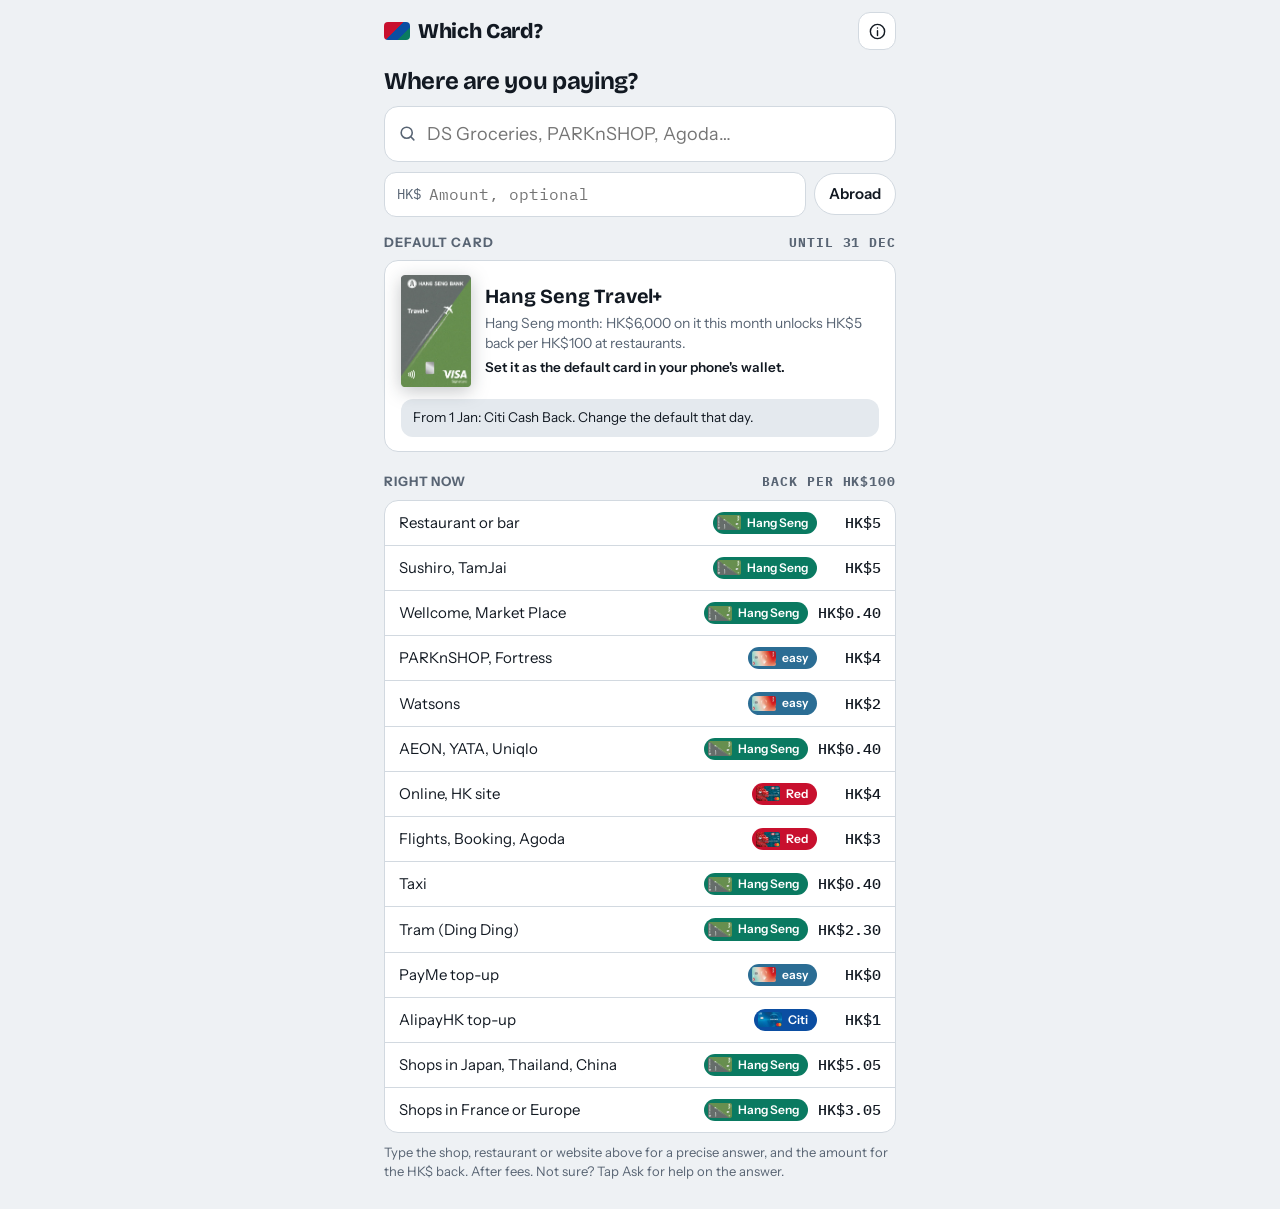
<file: index.html>
<!doctype html>
<html lang="en">
<head>
<meta charset="utf-8">
<meta name="viewport" content="width=device-width, initial-scale=1, viewport-fit=cover">
<meta name="robots" content="noindex, nofollow">
<meta name="apple-mobile-web-app-capable" content="yes">
<meta name="mobile-web-app-capable" content="yes">
<meta name="apple-mobile-web-app-title" content="Which Card">
<meta name="apple-mobile-web-app-status-bar-style" content="default">
<meta name="theme-color" content="#eef1f4" media="(prefers-color-scheme: light)">
<meta name="theme-color" content="#0c1015" media="(prefers-color-scheme: dark)">
<link rel="manifest" href="manifest.webmanifest">
<link rel="apple-touch-icon" href="icon-180.png">
<link rel="icon" href="icon-192.png">
<style>:root{color-scheme:light;padding-top:env(safe-area-inset-top,0px);padding-bottom:env(safe-area-inset-bottom,0px)}body{margin:0;font:14px system-ui,sans-serif}img{max-width:100%}[hidden]{display:none!important}</style>
<title>Which Card?</title>
<link rel="preconnect" href="https://fonts.googleapis.com">
<link rel="preconnect" href="https://fonts.gstatic.com" crossorigin>
<link rel="stylesheet" href="https://fonts.googleapis.com/css2?family=Bricolage+Grotesque:opsz,wght@12..96,700;12..96,800&family=IBM+Plex+Mono:wght@400;500&family=Instrument+Sans:wght@400;500;600;700&display=swap">
<link rel="stylesheet" href="app.css">
</head>
<body>
<div class="app">
  <header class="top">
    <div class="brand"><span class="brand-mark" aria-hidden="true"></span>Which Card?</div>
    <div class="seg" role="group" aria-label="Who is paying">
      <button type="button" data-who="a" aria-pressed="true"></button>
      <button type="button" data-who="b" aria-pressed="false"></button>
    </div>
    <button type="button" class="icon-btn" data-act="settings" aria-label="Cards and settings">
      <svg viewBox="0 0 24 24" fill="none" stroke="currentColor" stroke-width="1.8" stroke-linecap="round" stroke-linejoin="round" aria-hidden="true"><circle cx="12" cy="12" r="3"/><path d="M19.4 15a1.7 1.7 0 0 0 .3 1.8l.1.1a2 2 0 1 1-2.8 2.8l-.1-.1a1.7 1.7 0 0 0-1.8-.3 1.7 1.7 0 0 0-1 1.5V21a2 2 0 1 1-4 0v-.1a1.7 1.7 0 0 0-1.1-1.5 1.7 1.7 0 0 0-1.8.3l-.1.1a2 2 0 1 1-2.8-2.8l.1-.1a1.7 1.7 0 0 0 .3-1.8 1.7 1.7 0 0 0-1.5-1H3a2 2 0 1 1 0-4h.1a1.7 1.7 0 0 0 1.5-1.1 1.7 1.7 0 0 0-.3-1.8l-.1-.1a2 2 0 1 1 2.8-2.8l.1.1a1.7 1.7 0 0 0 1.8.3H9a1.7 1.7 0 0 0 1-1.5V3a2 2 0 1 1 4 0v.1a1.7 1.7 0 0 0 1 1.5 1.7 1.7 0 0 0 1.8-.3l.1-.1a2 2 0 1 1 2.8 2.8l-.1.1a1.7 1.7 0 0 0-.3 1.8V9a1.7 1.7 0 0 0 1.5 1H21a2 2 0 1 1 0 4h-.1a1.7 1.7 0 0 0-1.5 1z"/></svg>
    </button>
  </header>
  <div id="banner"></div>
  <main>
    <section id="tab-ask" class="tab" aria-label="Which card">
      <form id="askForm" class="ask" autocomplete="off">
        <label for="q" class="ask-label">Where are you paying?</label>
        <div class="field">
          <svg viewBox="0 0 24 24" fill="none" stroke="currentColor" stroke-width="2" stroke-linecap="round" aria-hidden="true"><circle cx="11" cy="11" r="7"/><path d="m20 20-3.5-3.5"/></svg>
          <input id="q" type="search" placeholder="DS Groceries, PARKnSHOP, Agoda…" enterkeyhint="search" autocapitalize="off" autocorrect="off" spellcheck="false">
          <button type="button" class="clear" id="qClear" aria-label="Clear the search" hidden>×</button>
        </div>
        <div class="ask-row">
          <label class="amt" for="amt"><span>HK$</span><input id="amt" inputmode="decimal" enterkeyhint="done" placeholder="Amount, optional"></label>
          <button type="button" class="toggle" id="abroadBtn" aria-pressed="false">Abroad</button>
          <select id="country" aria-label="Country" hidden></select>
        </div>
      </form>
      <div id="askBody" class="tab-body"></div>
    </section>
    <section id="tab-status" class="tab" aria-label="Status" hidden></section>
    <section id="tab-spend" class="tab" aria-label="Spending" hidden></section>
  </main>
</div>
<button type="button" class="add-btn" id="addBtn" data-act="add" hidden>Add expense</button>
<nav class="tabbar" aria-label="Sections">
  <div class="tabbar-in">
    <button type="button" data-tab="ask" aria-current="page">
      <svg viewBox="0 0 24 24" fill="none" stroke="currentColor" stroke-width="1.8" stroke-linejoin="round" aria-hidden="true"><rect x="2.5" y="5" width="19" height="14" rx="2.5"/><path d="M2.5 10h19M6 15h4"/></svg>
      <span>Which card</span>
    </button>
    <button type="button" data-tab="status">
      <svg viewBox="0 0 24 24" fill="none" stroke="currentColor" stroke-width="1.8" stroke-linecap="round" aria-hidden="true"><path d="M4 19h16M7 15V9M12 15V5M17 15v-3"/></svg>
      <span>Status</span><span class="badge" id="badge" hidden></span>
    </button>
    <button type="button" data-tab="spend">
      <svg viewBox="0 0 24 24" fill="none" stroke="currentColor" stroke-width="1.8" stroke-linejoin="round" aria-hidden="true"><path d="M6 3h12v18l-3-2-3 2-3-2-3 2z"/><path d="M9 8h6M9 12h6" stroke-linecap="round"/></svg>
      <span>Spending</span>
    </button>
  </div>
</nav>
<div id="sheet" class="sheet" hidden>
  <button type="button" class="sheet-backdrop" data-act="close-sheet" aria-label="Close" tabindex="-1"></button>
  <div class="sheet-panel" role="dialog" aria-modal="true" aria-labelledby="sheetTitle">
    <div class="sheet-head"><h2 id="sheetTitle">&nbsp;</h2><button type="button" class="icon-btn" data-act="close-sheet" aria-label="Close">×</button></div>
    <div id="sheetBody"></div>
  </div>
</div>
<div id="toast" class="toast" role="status" aria-live="polite" hidden></div>
<script src="config.js"></script>
<script src="engine.js"></script>
<script src="app.js"></script>
<script>if ("serviceWorker" in navigator) window.addEventListener("load", function () { navigator.serviceWorker.register("sw.js").catch(function () {}); });</script>
</body>
</html>
</file>
<file: app.css>
:root {
  /* Layout: one phone-width column (max 34rem); sticky header with the who-is-paying switch; three tabs in a bottom bar.
     The answer is drawn as the physical card to pull out of the wallet. */
  --bg: #eef1f4;
  --surface: #ffffff;
  --sunken: #e4e9ee;
  --ink: #121922;
  --muted: #586473;
  --line: #d2d9e0;
  --accent: #4a3ed4;
  --accent-ink: #ffffff;
  --good: #1c7a3a;
  --warn: #9a5a00;
  --bad: #b3262e;
  --good-bg: #e2f2e6;
  --warn-bg: #fbeedb;
  --bad-bg: #f9e2e3;
  --scrim: rgba(12, 16, 22, 0.45);
  --shadow: 0 1px 2px rgba(17, 24, 33, 0.06), 0 10px 28px rgba(17, 24, 33, 0.10);
  /* Card tones are the physical cards, so they stay the same in both themes. */
  --c-red: #c8102e;
  --c-easy: #2b6d94;
  --c-citi: #0b4ea2;
  --c-hs: #0a7a61;
  --c-debit: #3a4859;
  --c-cash: #786839;
  --on-card: #ffffff;
  --chip-a: #ecdca0;
  --chip-b: #b4964a;
  --f-display: "Bricolage Grotesque", "Avenir Next", "Segoe UI", sans-serif;
  --f-body: "Instrument Sans", "Helvetica Neue", "Segoe UI", system-ui, sans-serif;
  --f-data: "IBM Plex Mono", ui-monospace, "SF Mono", Menlo, Consolas, monospace;
  --r: 14px;
}
@media (prefers-color-scheme: dark) {
  :root:not([data-theme="light"]) {
    --bg: #0c1015; --surface: #151b22; --sunken: #1d252e; --ink: #e7edf3; --muted: #9aa6b3; --line: #2a3440;
    --accent: #aaa1ff; --accent-ink: #151022; --good: #63c982; --warn: #e9ab47; --bad: #f27b7b;
    --good-bg: #15291c; --warn-bg: #2e2412; --bad-bg: #321819; --scrim: rgba(0, 0, 0, 0.62);
    --shadow: 0 1px 2px rgba(0, 0, 0, 0.45), 0 10px 28px rgba(0, 0, 0, 0.4);
    color-scheme: dark;
  }
}
:root[data-theme="dark"] {
  --bg: #0c1015; --surface: #151b22; --sunken: #1d252e; --ink: #e7edf3; --muted: #9aa6b3; --line: #2a3440;
  --accent: #aaa1ff; --accent-ink: #151022; --good: #63c982; --warn: #e9ab47; --bad: #f27b7b;
  --good-bg: #15291c; --warn-bg: #2e2412; --bad-bg: #321819; --scrim: rgba(0, 0, 0, 0.62);
  --shadow: 0 1px 2px rgba(0, 0, 0, 0.45), 0 10px 28px rgba(0, 0, 0, 0.4);
  color-scheme: dark;
}

* { box-sizing: border-box; }
[hidden] { display: none !important; }
html, body { background: var(--bg); }
body { color: var(--ink); font: 15px/1.45 var(--f-body); -webkit-font-smoothing: antialiased; }
button, input, select, textarea { font: inherit; color: inherit; }
button { cursor: pointer; }
:focus-visible { outline: 2px solid var(--accent); outline-offset: 2px; }
.mono { font-family: var(--f-data); font-variant-numeric: tabular-nums; }
.muted { color: var(--muted); }
.sr { position: absolute; width: 1px; height: 1px; overflow: hidden; clip: rect(0 0 0 0); white-space: nowrap; }

.app { max-width: 34rem; margin: 0 auto; padding-inline: 16px; padding-block: 0 calc(92px + env(safe-area-inset-bottom, 0px)); }

/* header */
.top { position: sticky; top: env(safe-area-inset-top, 0px); z-index: 5; display: flex; align-items: center; gap: 10px; padding-block: 12px; background: var(--bg); }
.brand { display: flex; align-items: center; gap: 8px; margin-right: auto; min-width: 0; overflow: hidden; text-overflow: ellipsis; font: 800 21px/1 var(--f-display); letter-spacing: -0.015em; white-space: nowrap; }
.seg, .top .icon-btn, .who-slot { flex-shrink: 0; }
.who-slot:empty { display: none; }
.who-chip { flex-shrink: 0; padding: 6px 14px; border-radius: 999px; background: var(--sunken); font-weight: 600; }
.solo .app { padding-block-end: calc(28px + env(safe-area-inset-bottom, 0px)); }
.copyable { user-select: all; -webkit-user-select: all; overflow-wrap: anywhere; margin: 0; }
@media (max-width: 374px) { .brand { font-size: 17px; gap: 6px; } .seg button { padding: 6px 10px; } }
.brand-mark { width: 26px; height: 18px; border-radius: 4px; background: linear-gradient(135deg, var(--c-red) 0 45%, var(--c-citi) 45% 72%, var(--c-hs) 72%); }
.seg { display: flex; padding: 3px; border-radius: 999px; background: var(--sunken); }
.seg button { border: 0; background: transparent; padding: 6px 14px; border-radius: 999px; font-weight: 600; color: var(--muted); }
.seg button[aria-pressed="true"] { background: var(--surface); color: var(--ink); box-shadow: 0 1px 3px rgba(0, 0, 0, 0.12); }
.icon-btn { display: grid; place-items: center; width: 38px; height: 38px; border: 1px solid var(--line); border-radius: 12px; background: var(--surface); color: var(--ink); }
.icon-btn svg { width: 19px; height: 19px; }

/* banners and callouts */
.banner { margin-block: 4px 12px; padding: 10px 12px; border-radius: 12px; background: var(--sunken); color: var(--muted); font-size: 13.5px; }
.callout { padding: 10px 12px; border-radius: 12px; font-size: 14px; }
.callout.bad { background: var(--bad-bg); color: var(--bad); }
.callout.warn { background: var(--warn-bg); color: var(--warn); }
.callout.good { background: var(--good-bg); color: var(--good); }

/* tabs */
.tab { display: grid; gap: 18px; padding-top: 6px; }
.tabbar { position: fixed; left: 0; right: 0; bottom: 0; z-index: 6; background: var(--surface); border-top: 1px solid var(--line); padding-bottom: env(safe-area-inset-bottom, 0px); }
.tabbar-in { max-width: 34rem; margin: 0 auto; display: grid; grid-template-columns: repeat(3, 1fr); }
.tabbar button { position: relative; display: grid; justify-items: center; gap: 3px; padding: 9px 4px 10px; border: 0; background: transparent; color: var(--muted); font-size: 12px; font-weight: 600; }
.tabbar button svg { width: 22px; height: 22px; }
.tabbar button[aria-current="page"] { color: var(--accent); }
.badge { position: absolute; top: 5px; left: calc(50% + 6px); min-width: 18px; height: 18px; padding: 0 5px; border-radius: 999px; background: var(--bad); color: var(--on-card); font: 700 11px/18px var(--f-body); text-align: center; }

/* ask */
.ask { display: grid; gap: 10px; }
.ask-label { font: 700 24px/1.15 var(--f-display); letter-spacing: -0.015em; text-wrap: balance; }
.field { position: relative; display: flex; align-items: center; }
.field svg { position: absolute; left: 14px; width: 19px; height: 19px; color: var(--muted); pointer-events: none; }
.field input { width: 100%; padding: 14px 44px 14px 42px; border: 1.5px solid var(--line); border-radius: var(--r); background: var(--surface); font-size: 18px; }
.field input:focus { outline: none; border-color: var(--accent); box-shadow: 0 0 0 3px color-mix(in srgb, var(--accent) 22%, transparent); }
.field input::-webkit-search-cancel-button, .field input::-webkit-search-decoration { -webkit-appearance: none; appearance: none; display: none; }
.field .clear { position: absolute; right: 8px; width: 32px; height: 32px; border: 0; border-radius: 10px; background: var(--sunken); color: var(--muted); font-size: 18px; line-height: 1; }
.ask-row { display: flex; flex-wrap: wrap; gap: 8px; align-items: center; }
.amt { display: flex; align-items: center; flex: 1 1 11rem; min-width: 0; border: 1.5px solid var(--line); border-radius: 12px; background: var(--surface); padding-left: 12px; }
.amt span { font-family: var(--f-data); color: var(--muted); font-size: 14px; }
.amt input { flex: 1; min-width: 0; border: 0; background: transparent; padding: 10px 12px 10px 8px; font-family: var(--f-data); font-size: 16px; }
.amt input:focus { outline: none; }
.amt:focus-within { border-color: var(--accent); }
.toggle { border: 1.5px solid var(--line); background: var(--surface); padding: 9px 14px; border-radius: 999px; font-weight: 600; }
.toggle[aria-pressed="true"] { background: var(--accent); border-color: var(--accent); color: var(--accent-ink); }
select { padding: 9px 12px; border: 1.5px solid var(--line); border-radius: 12px; background: var(--surface); font-size: 16px; max-width: 100%; }

.section-h { display: flex; align-items: baseline; justify-content: space-between; gap: 10px; margin: 0; font: 700 13px/1.2 var(--f-body); letter-spacing: 0.07em; text-transform: uppercase; color: var(--muted); }
.list { list-style: none; margin: 0; padding: 0; display: grid; gap: 6px; }

/* suggestions and category chips */
.chips { display: flex; flex-wrap: wrap; gap: 6px; }
.chip { border: 1px solid var(--line); background: var(--surface); padding: 7px 12px; border-radius: 999px; font-size: 14px; font-weight: 500; }
.chip[aria-pressed="true"] { border-color: var(--ink); background: var(--ink); color: var(--bg); }
.chip small { color: var(--muted); font-weight: 400; margin-left: 4px; }
.chip[aria-pressed="true"] small { color: inherit; opacity: 0.75; }

/* the answer area under the search: sections stacked with one rhythm */
.tab-body { display: grid; gap: 10px; }
.tab-body > .section-h:not(:first-child) { margin-top: 12px; }

/* the default card for the phone wallet */
.dc { display: grid; gap: 12px; padding: 14px 16px; border: 1px solid var(--line); border-radius: var(--r); background: var(--surface); }
.dc-main { display: grid; grid-template-columns: auto minmax(0, 1fr); align-items: center; gap: 14px; }
.dc-img { display: block; filter: drop-shadow(0 4px 9px rgba(17, 24, 33, 0.25)); }
.dc-img.landscape { width: min(124px, 34vw); height: auto; }
.dc-img.portrait { width: auto; height: min(112px, 30vw); }
.dc .cp-mini { width: min(124px, 34vw); padding: 8px 10px; gap: 4px; border-radius: 9px; }
.dc .cp-mini-bank { font-size: 9.5px; }
.dc .cp-mini-name { font-size: 15px; }
.dc .cp-mini .cf-chip { width: 20px; height: 15px; margin-top: 0; border-radius: 3px; }
.dc-info { display: grid; gap: 5px; min-width: 0; }
.dc-name { font: 700 20px/1.15 var(--f-display); letter-spacing: -0.01em; }
.dc-reason { font-size: 14px; color: var(--muted); }
.dc-wallet { font-size: 13.5px; font-weight: 600; }
.dc-xs { display: grid; gap: 8px; padding-top: 12px; border-top: 1px solid var(--line); }
.dc-x-h { font: 600 11.5px/1.2 var(--f-body); letter-spacing: 0.07em; text-transform: uppercase; color: var(--muted); }
.dc-xl { display: grid; grid-template-columns: auto minmax(0, 1fr); gap: 9px 10px; align-items: baseline; font-size: 14px; }
.dc-xl .pill { justify-self: start; }
.dc-xl b { font: 500 13px/1 var(--f-data); font-variant-numeric: tabular-nums; white-space: nowrap; }
.dc-sep { color: var(--muted); }
.dc-foot { margin: 0; padding: 9px 12px; border-radius: 12px; background: var(--sunken); font-size: 13.5px; }

/* quick list */
.quick { display: grid; gap: 0; border: 1px solid var(--line); border-radius: var(--r); background: var(--surface); overflow: hidden; }
.quick-row { display: grid; grid-template-columns: 1fr auto minmax(3.4rem, auto); align-items: center; gap: 10px; width: 100%; padding: 11px 14px; border: 0; border-top: 1px solid var(--line); background: transparent; text-align: left; }
.quick-row:first-child { border-top: 0; }
.quick-row .q-label { min-width: 0; }
.quick-row .q-rate { font-family: var(--f-data); font-variant-numeric: tabular-nums; text-align: right; font-weight: 500; }

/* pills: a card in small */
.pill { display: inline-flex; align-items: center; gap: 5px; max-width: 100%; padding: 3px 9px; border-radius: 999px; background: var(--tone, var(--c-debit)); color: var(--on-card); font: 600 12px/1.35 var(--f-body); white-space: nowrap; overflow: hidden; text-overflow: ellipsis; }
.t-red { --tone: var(--c-red); }
.t-easy { --tone: var(--c-easy); }
.t-citi { --tone: var(--c-citi); }
.t-hs { --tone: var(--c-hs); }
.t-debit { --tone: var(--c-debit); }
.t-cash { --tone: var(--c-cash); }

/* the card face */
.result { display: grid; gap: 14px; }
.result-for { display: flex; flex-wrap: wrap; align-items: baseline; gap: 6px 10px; }
.result-for h2 { margin: 0; font: 700 20px/1.2 var(--f-display); letter-spacing: -0.01em; text-wrap: balance; }
.result-for .muted { font-size: 13.5px; }
.cardface { position: relative; isolation: isolate; width: 100%; max-width: 21rem; aspect-ratio: 1.586; display: grid; grid-template-rows: auto auto 1fr auto; gap: 6px; padding: 16px 18px; border-radius: 16px; background: var(--tone); color: var(--on-card); box-shadow: var(--shadow); overflow: hidden; }
.cardface::before { content: ""; position: absolute; inset: 0; z-index: -1; background: radial-gradient(120% 90% at 0% 0%, rgba(255, 255, 255, 0.24), transparent 55%), linear-gradient(160deg, transparent 45%, rgba(0, 0, 0, 0.3)); }
.cf-top { display: flex; justify-content: space-between; gap: 8px; font: 600 11.5px/1.2 var(--f-body); letter-spacing: 0.1em; text-transform: uppercase; opacity: 0.92; }
.cf-chip { width: 36px; height: 26px; margin-top: 6px; border-radius: 6px; background: linear-gradient(135deg, var(--chip-a), var(--chip-b)); }
.cf-name { align-self: center; font: 800 30px/1 var(--f-display); letter-spacing: -0.015em; }
.cf-foot { display: flex; justify-content: space-between; align-items: flex-end; gap: 10px; }
.cf-back { font: 500 13px/1.3 var(--f-data); opacity: 0.92; }
.cf-rate { font: 800 46px/0.85 var(--f-display); letter-spacing: -0.03em; }
.cf-rate small { font-size: 0.5em; letter-spacing: 0; }
/* the answer: the card to pull out, with its rate */
.cardpic { display: grid; grid-template-columns: auto minmax(0, 1fr); align-items: center; gap: 16px; padding: 14px 16px; border: 1px solid var(--line); border-radius: var(--r); background: var(--surface); }
.cp-img { display: block; filter: drop-shadow(0 6px 12px rgba(17, 24, 33, 0.28)); }
.cp-img.landscape { width: min(200px, 50vw); height: auto; }
.cp-img.portrait { width: auto; height: min(170px, 44vw); }
.cp-mini { position: relative; isolation: isolate; overflow: hidden; display: grid; grid-template-rows: auto auto 1fr; gap: 6px; width: min(200px, 50vw); aspect-ratio: 1.586; padding: 11px 13px; border-radius: 11px; background: var(--tone); color: var(--on-card); box-shadow: var(--shadow); }
.cp-mini::before { content: ""; position: absolute; inset: 0; z-index: -1; background: radial-gradient(120% 90% at 0% 0%, rgba(255, 255, 255, 0.24), transparent 55%), linear-gradient(160deg, transparent 45%, rgba(0, 0, 0, 0.3)); }
.cp-mini .cf-chip { width: 26px; height: 19px; margin-top: 2px; border-radius: 4px; }
.cp-mini-bank { font: 600 10.5px/1.2 var(--f-body); letter-spacing: 0.1em; text-transform: uppercase; opacity: 0.92; }
.cp-mini-name { align-self: end; font: 800 21px/1 var(--f-display); letter-spacing: -0.015em; }
.cp-info { display: grid; gap: 6px; min-width: 0; }
.cp-label { font: 600 11.5px/1.3 var(--f-body); letter-spacing: 0.07em; text-transform: uppercase; color: var(--muted); }
.cp-rate { font: 800 46px/0.9 var(--f-display); letter-spacing: -0.03em; color: var(--ink); white-space: nowrap; }
.cp-rate small { font-size: 0.5em; letter-spacing: 0; }
.cp-rate.fare { font-size: 34px; }
.cp-back { font: 500 13px/1.3 var(--f-data); color: var(--muted); }
.pill-img { width: 24px; height: auto; margin-block: -2px; margin-inline: -5px 1px; border-radius: 2px; }
.mode-tag { display: inline-flex; align-items: center; gap: 6px; padding: 4px 10px; border-radius: 999px; background: var(--warn-bg); color: var(--warn); font-size: 12.5px; font-weight: 600; }
.mode-tag.hs { background: var(--good-bg); color: var(--good); }

.why, .notes { list-style: none; margin: 0; padding: 0; display: grid; gap: 6px; }
.why li { padding-left: 16px; position: relative; }
.why li::before { content: ""; position: absolute; left: 3px; top: 0.6em; width: 6px; height: 6px; border-radius: 50%; background: var(--muted); }
.notes li { padding: 9px 12px; border-radius: 12px; background: var(--sunken); font-size: 14px; }
.notes li.n-hot { background: var(--warn-bg); color: var(--warn); }
.promo { padding: 10px 12px; border: 1px dashed var(--line); border-radius: 12px; font-size: 14px; }
.promo b { font-weight: 600; }
.promo.hot { border-style: solid; border-color: var(--warn); background: var(--warn-bg); }
.promo.heymax { display: grid; gap: 8px; }
.promo.heymax p { margin: 0; }
a.btn { display: inline-block; text-decoration: none; }

.alts { border: 1px solid var(--line); border-radius: var(--r); background: var(--surface); }
.alt { display: grid; grid-template-columns: auto 1fr auto; gap: 4px 10px; align-items: center; padding: 10px 14px; border-top: 1px solid var(--line); }
.alt:first-child { border-top: 0; }
.alt .alt-why { grid-column: 1 / -1; color: var(--muted); font-size: 13px; }
.alt .alt-rate { font-family: var(--f-data); font-variant-numeric: tabular-nums; }

.actions { display: flex; flex-wrap: wrap; gap: 8px; }
.btn { border: 1px solid var(--line); background: var(--surface); color: var(--ink); padding: 10px 14px; border-radius: 12px; font-weight: 600; }
.btn.primary { background: var(--ink); border-color: var(--ink); color: var(--bg); }
.btn.danger { color: var(--bad); }
.btn.small { padding: 6px 10px; font-size: 13px; border-radius: 10px; }
.btn[disabled] { opacity: 0.5; cursor: default; }
.linkish { border: 0; background: none; padding: 0; color: var(--accent); font-weight: 600; }
.netfee { padding: 12px 14px; border: 1px solid var(--line); border-radius: var(--r); background: var(--surface); font-size: 14px; }
.netfee > * + * { margin-top: 10px; }
.netfee summary { font-weight: 600; cursor: pointer; }
.nf-even { margin: 0; padding: 9px 12px; border-radius: 12px; background: var(--sunken); }
.fix { font-size: 14px; }
.fix summary { color: var(--muted); cursor: pointer; }
.fix select { margin-top: 8px; width: 100%; }
.empty { margin: 0; padding: 14px; border: 1px dashed var(--line); border-radius: var(--r); color: var(--muted); }
.thinking { color: var(--muted); }

/* status */
.sec { display: grid; gap: 4px; }
.alerts { display: grid; gap: 8px; }
.alert { display: grid; grid-template-columns: 10px 1fr; gap: 4px 10px; padding: 11px 12px; border-radius: 12px; background: var(--surface); border: 1px solid var(--line); }
.alert .dot { width: 10px; height: 10px; margin-top: 5px; border-radius: 50%; background: var(--muted); }
.alert.bad .dot { background: var(--bad); }
.alert.warn .dot { background: var(--warn); }
.alert.info .dot { background: var(--accent); }
.alert .a-sub { grid-column: 2; color: var(--muted); font-size: 13.5px; }
.alert .a-act { grid-column: 2; display: flex; gap: 8px; margin-top: 4px; }
.meters { display: grid; gap: 10px; grid-template-columns: repeat(auto-fit, minmax(14.5rem, 1fr)); }
.meter { display: grid; gap: 7px; padding: 12px 14px; border: 1px solid var(--line); border-radius: var(--r); background: var(--surface); min-width: 0; }
.m-head { display: flex; align-items: center; justify-content: space-between; gap: 8px; min-width: 0; }
.m-title { font-weight: 600; min-width: 0; }
.m-stats { display: grid; grid-template-columns: 1fr 1fr; gap: 10px; }
.m-stat { display: grid; gap: 1px; min-width: 0; }
.m-stat b { font: 500 19px/1.2 var(--f-data); font-variant-numeric: tabular-nums; }
.m-stat span { font-size: 12.5px; color: var(--muted); }
.m-stat.good b { color: var(--good); }
.m-stat.warn b { color: var(--warn); }
.m-stat.bad b { color: var(--bad); }
.m-nums { font: 12.5px/1.2 var(--f-data); font-variant-numeric: tabular-nums; color: var(--muted); }
.bar { height: 8px; border-radius: 99px; background: var(--sunken); overflow: hidden; }
.bar > span { display: block; height: 100%; border-radius: 99px; background: var(--tone, var(--accent)); }
.m-detail { font-size: 13px; color: var(--muted); }
.m-detail.good { color: var(--good); }
.m-detail.warn { color: var(--warn); }
.m-detail.bad { color: var(--bad); }
.todo { display: grid; grid-template-columns: auto 1fr auto; gap: 10px; align-items: start; padding: 10px 12px; border: 1px solid var(--line); border-radius: 12px; background: var(--surface); }
.todo input { width: 20px; height: 20px; margin: 1px 0 0; accent-color: var(--accent); }
.todo.done .t-title { color: var(--muted); text-decoration: line-through; }
.todo .t-due { font: 500 12.5px/1.6 var(--f-data); color: var(--muted); white-space: nowrap; }
.todo .t-due.late { color: var(--bad); }
.todo .t-who { display: block; color: var(--muted); font-size: 12.5px; }
.facts { display: grid; grid-template-columns: repeat(auto-fit, minmax(9.5rem, 1fr)); gap: 10px; }
.fact { padding: 12px 14px; border: 1px solid var(--line); border-radius: var(--r); background: var(--surface); min-width: 0; }
.fact .f-k { font-size: 12.5px; color: var(--muted); }
.fact .f-v { font: 500 20px/1.25 var(--f-data); font-variant-numeric: tabular-nums; }
.fact .f-s { font-size: 12.5px; color: var(--muted); }
.more { display: grid; gap: 6px; }
.more summary { width: fit-content; color: var(--accent); font-weight: 600; cursor: pointer; }
.more[open] summary { margin-bottom: 6px; }
.cards-list { display: grid; gap: 6px; }
.card-line { display: flex; align-items: center; justify-content: space-between; gap: 10px; padding: 8px 12px; border: 1px solid var(--line); border-radius: 12px; background: var(--surface); }
.card-line .pill { flex-shrink: 0; }
.card-line .cl-state { font-size: 13px; color: var(--muted); text-align: right; }
.card-line .cl-state.on { color: var(--good); }
/* Status at a glance: one line per block, the details on tap. */
.glance { display: grid; border: 1px solid var(--line); border-radius: var(--r); background: var(--surface); overflow: hidden; }
.gl + .gl { border-top: 1px solid var(--line); }
.gl > summary, .gl-row { display: grid; grid-template-columns: minmax(0, 1fr) 14px; align-items: center; gap: 3px 10px; padding: 11px 14px; }
.gl > summary { cursor: pointer; list-style: none; }
.gl > summary::-webkit-details-marker { display: none; }
.gl > summary::after { content: ""; grid-column: 2; grid-row: 1 / span 3; justify-self: center; width: 7px; height: 7px; margin-top: -4px; border-right: 2px solid var(--muted); border-bottom: 2px solid var(--muted); transform: rotate(45deg); transition: transform 0.15s; }
.gl[open] > summary::after { margin-top: 4px; transform: rotate(-135deg); }
.gl-h { grid-column: 1; justify-self: start; max-width: 100%; }
.gl-h b { font-weight: 700; }
.gl-l { grid-column: 1; font-size: 14.5px; }
.gl-l.good { color: var(--good); }
.gl-l.warn { color: var(--warn); }
.gl-l.bad { color: var(--bad); }
.gl-s { grid-column: 1; font-size: 13px; color: var(--muted); }
.gl-body { display: grid; gap: 8px; padding: 2px 14px 14px; }
.gl-body .meter { border-color: var(--line); background: var(--bg); }
.flight { display: grid; grid-template-columns: 1fr auto; gap: 2px 10px; padding: 10px 12px; border: 1px solid var(--line); border-radius: 12px; background: var(--surface); }
.flight .fl-sub { color: var(--muted); font-size: 13px; }
.pt { display: grid; grid-template-columns: minmax(0, 1fr) auto; gap: 2px 10px; padding: 10px 12px 10px 14px; border: 1px solid var(--line); border-left: 4px solid var(--line); border-radius: 12px; background: var(--surface); }
.pt.ok { border-left-color: var(--good); }
.pt.no { border-left-color: var(--bad); }
.pt .pt-name { min-width: 0; font-weight: 600; }
.pt .pt-right { display: grid; justify-items: end; }
.pt .pt-val { font-size: 13px; color: var(--muted); font-variant-numeric: tabular-nums; }
.pt .pt-use { grid-column: 1 / -1; font-size: 13px; }
.pt.ok .pt-use { color: var(--good); }
.pt.no .pt-use { color: var(--bad); }
.pt.unk .pt-use { color: var(--muted); }
.pt .pt-sub { grid-column: 1 / -1; color: var(--muted); font-size: 13px; }
.pt .pt-sub.hot { color: var(--warn); font-weight: 600; }
/* The answer as steps: points or miles to use, the HeyMax link, then the card. */
.steps { list-style: none; margin: 0; padding: 0; display: grid; gap: 10px; counter-reset: step; }
.step { position: relative; padding: 12px 12px 12px 44px; border: 1px solid var(--line); border-radius: var(--r); background: var(--surface); font-size: 14.5px; display: grid; gap: 8px; min-width: 0; }
.step::before { counter-increment: step; content: counter(step); position: absolute; left: 12px; top: 11px; width: 22px; height: 22px; border-radius: 999px; background: var(--ink); color: var(--bg); font: 700 13px/22px var(--f-data); text-align: center; }
.step b { font-weight: 700; }
.step .cardpic { margin: 0; padding: 0; border: 0; background: none; gap: 12px; }
.step .cp-img.landscape, .step .cp-mini { width: min(150px, 38vw); }
.step .cp-img.portrait { height: min(130px, 34vw); }
.step .cp-rate { font-size: 30px; }
.uses { list-style: none; margin: 0; padding: 0; display: grid; gap: 8px; }
.trip-kind { display: flex; flex-wrap: wrap; align-items: center; gap: 8px; font-size: 14px; }
.trip-kind .chip[aria-pressed="true"] { background: var(--ink); color: var(--bg); border-color: var(--ink); }
.tx-back { font: 600 12.5px/1.2 var(--f-data); font-variant-numeric: tabular-nums; }
.tx-back.pos { color: var(--good); }
.tx-back.neg { color: var(--bad); }
.together { margin-top: -4px; }
.uses li { padding-left: 12px; border-left: 3px solid var(--good); }
.step-h { margin: 0; font-weight: 700; }
.backup { margin: 0; font-size: 13.5px; color: var(--muted); display: flex; flex-wrap: wrap; align-items: center; gap: 6px; }
.total { margin: 0; font-size: 15px; }
.why-more { border-top: 1px solid var(--line); padding-top: 8px; }
.why-more > summary { cursor: pointer; color: var(--accent); font-weight: 600; }
.why-more > * + * { margin-top: 10px; }

/* spending */
.month-nav { display: flex; align-items: center; justify-content: space-between; gap: 10px; }
.month-nav h2 { margin: 0; font: 700 20px/1.2 var(--f-display); }
.month-nav .icon-btn { font-size: 18px; }
.by-card { display: flex; flex-wrap: wrap; gap: 6px; }
.day-h { margin: 6px 0 0; font: 500 12.5px/1.2 var(--f-data); color: var(--muted); }
.tx { display: grid; grid-template-columns: 1fr auto; gap: 4px 10px; width: 100%; padding: 10px 12px; border: 1px solid var(--line); border-radius: 12px; background: var(--surface); text-align: left; }
.tx .tx-merchant { font-weight: 600; overflow-wrap: anywhere; }
.tx .tx-sub { color: var(--muted); font-size: 13px; }
.tx .tx-right { display: grid; justify-items: end; gap: 4px; }
.tx .tx-flag { grid-column: 1 / -1; color: var(--bad); font-size: 13px; }
.tx .tx-flag.ok { color: var(--muted); }
.tx.flagged { border-color: color-mix(in srgb, var(--bad) 45%, var(--line)); }
.add-btn { position: fixed; right: max(16px, calc(50% - 17rem + 16px)); bottom: calc(76px + env(safe-area-inset-bottom, 0px)); z-index: 4; padding: 12px 18px; border: 0; border-radius: 999px; background: var(--ink); color: var(--bg); font-weight: 700; box-shadow: var(--shadow); }

/* sheet */
.sheet { position: fixed; inset: 0; z-index: 20; display: grid; align-items: end; }
.sheet-backdrop { position: absolute; inset: 0; background: var(--scrim); border: 0; }
.sheet-panel { position: relative; width: 100%; max-width: 34rem; max-height: 92vh; margin: 0 auto; overflow: auto; padding: 16px 16px calc(20px + env(safe-area-inset-bottom, 0px)); border-radius: 20px 20px 0 0; background: var(--surface); box-shadow: var(--shadow); }
.sheet-head { display: flex; align-items: center; justify-content: space-between; gap: 10px; margin-bottom: 12px; }
.sheet-head h2 { margin: 0; font: 700 20px/1.2 var(--f-display); }
@media (min-width: 640px) { .sheet { align-items: center; } .sheet-panel { border-radius: 20px; max-height: 86vh; } }
.form { display: grid; gap: 12px; }
#sheetBody { display: grid; gap: 12px; }
.form label { display: grid; gap: 5px; font-size: 13.5px; font-weight: 600; color: var(--muted); }
.form input:not([type="checkbox"]), .form select { width: 100%; padding: 10px 12px; border: 1.5px solid var(--line); border-radius: 12px; background: var(--surface); color: var(--ink); font-size: 16px; font-weight: 400; }
.form input:focus, .form select:focus { outline: none; border-color: var(--accent); }
.form .check { display: flex; align-items: center; gap: 10px; color: var(--ink); font-weight: 500; }
.form .check input { width: 20px; height: 20px; accent-color: var(--accent); }
.two { display: grid; grid-template-columns: 1fr 1fr; gap: 10px; }
.form fieldset { display: grid; gap: 10px; margin: 0; padding: 12px; border: 1px solid var(--line); border-radius: 14px; min-width: 0; }
.form legend { padding: 0 6px; font-weight: 700; font-size: 14px; }
.form-actions { display: flex; flex-wrap: wrap; gap: 8px; margin-top: 4px; }
.hint { margin: 0; font-size: 13px; color: var(--muted); }

.toast { position: fixed; left: 50%; bottom: calc(86px + env(safe-area-inset-bottom, 0px)); z-index: 30; transform: translateX(-50%); max-width: calc(100% - 32px); padding: 10px 16px; border-radius: 12px; background: var(--ink); color: var(--bg); font-weight: 600; box-shadow: var(--shadow); }

@media (prefers-reduced-motion: no-preference) {
  .cardface, .cardpic { animation: rise 0.28s ease-out; }
  @keyframes rise { from { transform: translateY(6px); } to { transform: none; } }
}
</file>
